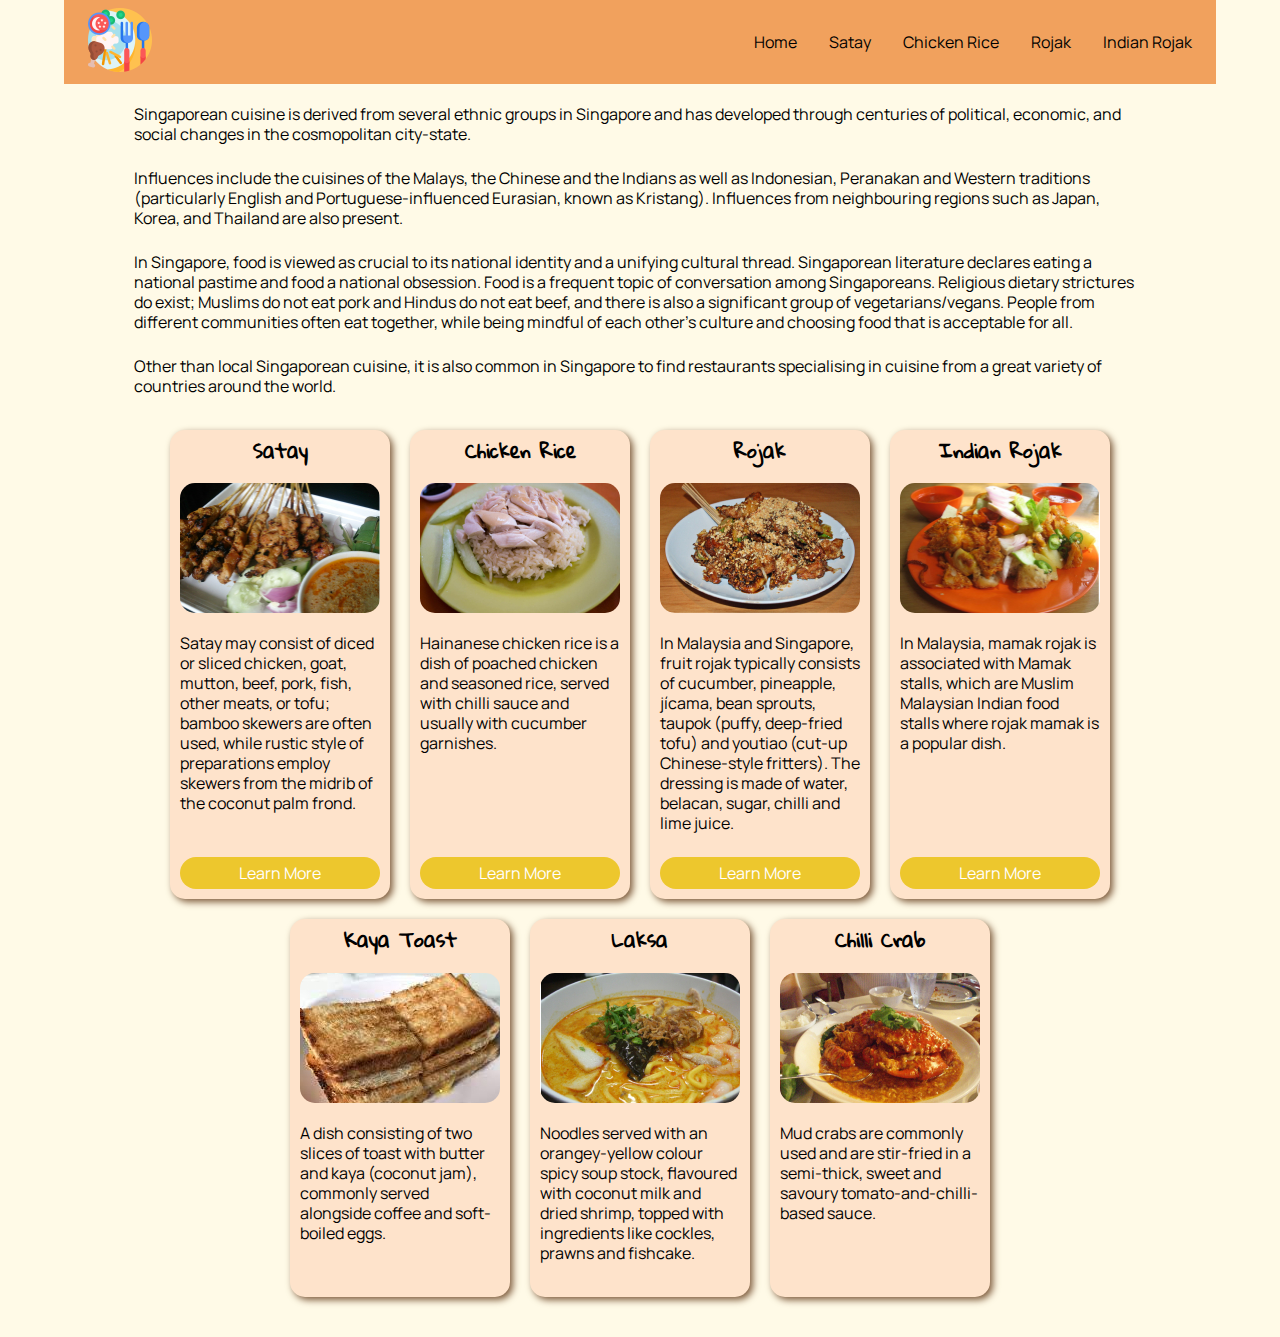
<file: index.html>
<!doctype html>
<html>
    <head>
        <title>Singapore Street Food</title>
        <link href="css/style.css" type="text/css" rel="stylesheet">
        <link rel="preconnect" href="https://fonts.googleapis.com">
        <link rel="preconnect" href="https://fonts.gstatic.com" crossorigin>
        <link href="https://fonts.googleapis.com/css2?family=Gloria+Hallelujah&family=Manrope:wght@400;500;600;700&display=swap" rel="stylesheet">
    </head>
    <body>
        <!-- 
            Source: https://en.wikipedia.org/wiki/Singaporean_cuisine
        -->
        
        <div id="wrapper">
            <nav>
                <ul>
                    <li class="logo"><img src="images/logo.png"></li>
                    <li><a href="#">Home</a></li>
                    <li><a href="food/satay.html">Satay</a></li>
                    <li><a href="food/chickenrice.html">Chicken Rice</a></li>
                    <li><a href="food/rojak/fruitrojak.html">Rojak</a></li>
                    <li><a href="food/rojak/indianrojak.html">Indian Rojak</a></li>
                </ul>
            </nav>
            <div class="description">
                <p>Singaporean cuisine is derived from several ethnic groups in Singapore and has developed through centuries of political, economic, and social changes in the cosmopolitan city-state.</p>
                <p>Influences include the cuisines of the Malays, the Chinese and the Indians as well as Indonesian, Peranakan and Western traditions (particularly English and Portuguese-influenced Eurasian, known as Kristang). Influences from neighbouring regions such as Japan, Korea, and Thailand are also present.</p>
                <p>In Singapore, food is viewed as crucial to its national identity and a unifying cultural thread. Singaporean literature declares eating a national pastime and food a national obsession. Food is a frequent topic of conversation among Singaporeans. Religious dietary strictures do exist; Muslims do not eat pork and Hindus do not eat beef, and there is also a significant group of vegetarians/vegans. People from different communities often eat together, while being mindful of each other's culture and choosing food that is acceptable for all.</p>
                <p>Other than local Singaporean cuisine, it is also common in Singapore to find restaurants specialising in cuisine from a great variety of countries around the world.</p>
            </div>
            <main class="gallery">
                <div class="card">
                    <h3>Satay</h3>
                    <img src="images/thumb_satay.jpg">
                    <p>Satay may consist of diced or sliced chicken, goat, mutton, beef, pork, fish, other meats, or tofu; bamboo skewers are often used, while rustic style of preparations employ skewers from the midrib of the coconut palm frond. </p>
                    <a class="cardLink" href="food/satay.html">Learn More</a>
                </div><!-- card -->
                
                <div class="card">
                    <h3>Chicken Rice</h3>
                    <img src="images/thumb_chickenrice.jpg">
                     <p>Hainanese chicken rice is a dish of poached chicken and seasoned rice, served with chilli sauce and usually with cucumber garnishes.</p>
                    <a class="cardLink" href="food/chickenrice.html">Learn More</a>
                </div><!-- card -->
                
                <div class="card">
                    <h3>Rojak</h3>
                    <img src="images/thumb_rojak.jpg">
                    <p>In Malaysia and Singapore, fruit rojak typically consists of cucumber, pineapple, jícama, bean sprouts, taupok (puffy, deep-fried tofu) and youtiao (cut-up Chinese-style fritters). The dressing is made of water, belacan, sugar, chilli and lime juice.</p>
                    <a class="cardLink" href="food/rojak/fruitrojak.html">Learn More</a>
                </div><!-- card -->
                
                <div class="card">
                    <h3>Indian Rojak</h3>
                    <img src="images/thumb_indianrojak.jpg">
                    <p>In Malaysia, mamak rojak is associated with Mamak stalls, which are Muslim Malaysian Indian food stalls where rojak mamak is a popular dish.</p>
                    <a class="cardLink" href="food/rojak/indianrojak.html">Learn More</a>
                </div><!-- card -->
                
                <div class="card">
                    <h3>Kaya Toast</h3>
                    <img src="images/thumb_kayatoast.jpg">
                    <p>A dish consisting of two slices of toast with butter and kaya (coconut jam), commonly served alongside coffee and soft-boiled eggs.</p>
                </div><!-- card -->
                
                <div class="card">
                    <h3>Laksa</h3>
                    <img src="images/thumb_laksa.jpg">
                     <p>Noodles served with an orangey-yellow colour spicy soup stock, flavoured with coconut milk and dried shrimp, topped with ingredients like cockles, prawns and fishcake.</p>
                </div><!-- card -->
                
                <div class="card">
                    <h3>Chilli Crab</h3>
                    <img src="images/thumb_chillicrab.jpg">
                    <p>Mud crabs are commonly used and are stir-fried in a semi-thick, sweet and savoury tomato-and-chilli-based sauce.</p>
                </div><!-- card -->


            </main>

        </div>
    </body>
</html>
</file>
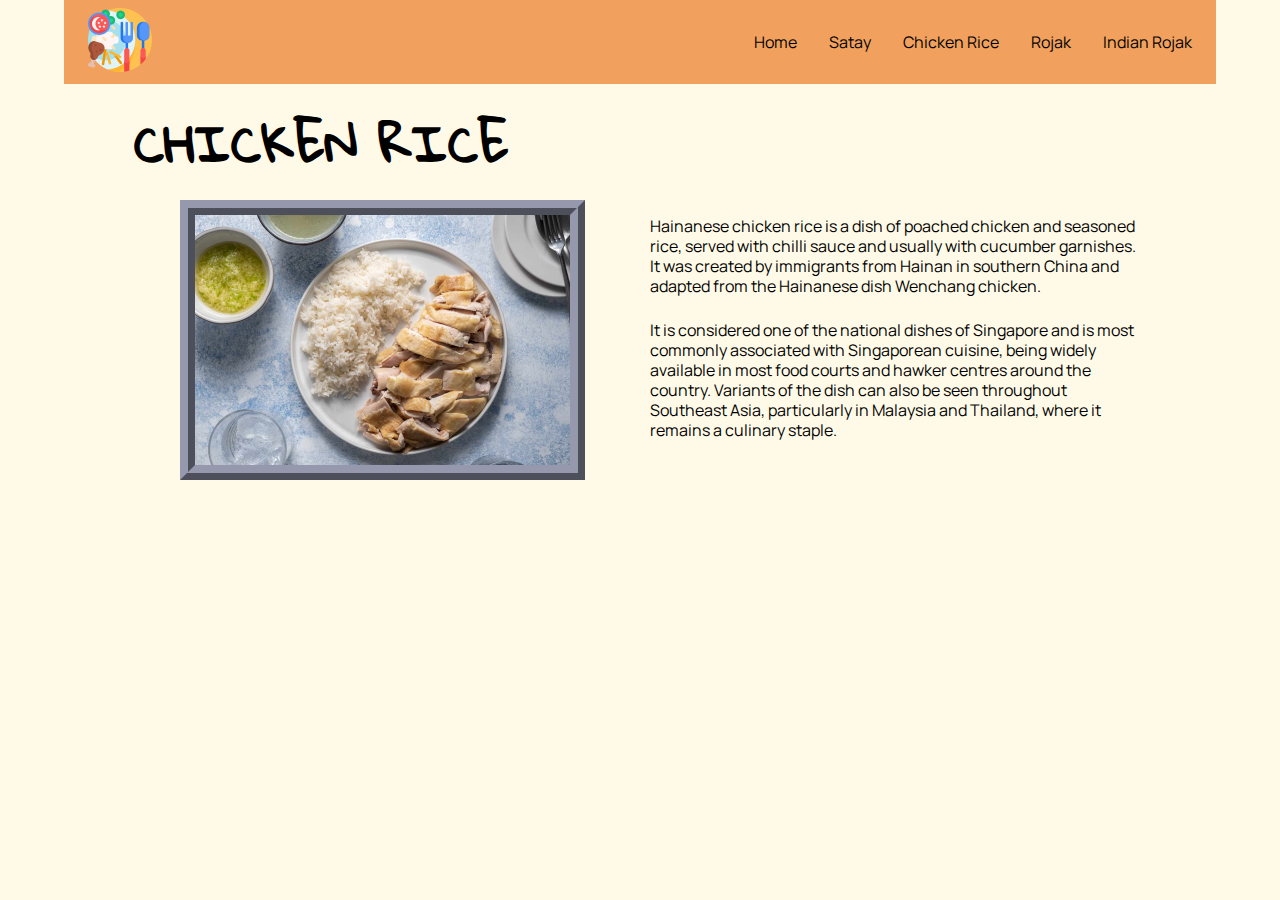
<file: food/chickenrice.html>
<!doctype html>
<html>
    <head>
        <title>Chicken Rice | Singapore Street Food</title>
        <link href="../css/style.css" type="text/css" rel="stylesheet">
        <link rel="preconnect" href="https://fonts.googleapis.com">
        <link rel="preconnect" href="https://fonts.gstatic.com" crossorigin>
        <link href="https://fonts.googleapis.com/css2?family=Gloria+Hallelujah&family=Manrope:wght@400;500;600;700&display=swap" rel="stylesheet">
    </head>
    <body>
        <!-- 
            Source: https://en.wikipedia.org/wiki/Hainanese_chicken_rice
        -->
        <div id="wrapper">
            <nav>
                <ul>
                    <li class="logo"><img src="../images/logo.png"></li>
                    <li><a href="../index.html">Home</a></li>
                    <li><a href="satay.html">Satay</a></li>
                    <li><a href="#">Chicken Rice</a></li>
                    <li><a href="rojak/fruitrojak.html">Rojak</a></li>
                    <li><a href="rojak/indianrojak.html">Indian Rojak</a></li>
                </ul>
            </nav>
            
            <div class="description">
                <h1>CHICKEN RICE</h1>
                <div class="chickDiv">
                <img src="../images/chickenrice.jpg" alt="Chicken Rice">
                <div>
                <p>Hainanese chicken rice is a dish of poached chicken and seasoned rice, served with chilli sauce and usually with cucumber garnishes. It was created by immigrants from Hainan in southern China and adapted from the Hainanese dish Wenchang chicken.</p>
                <p>It is considered one of the national dishes of Singapore and is most commonly associated with Singaporean cuisine, being widely available in most food courts and hawker centres around the country. Variants of the dish can also be seen throughout Southeast Asia, particularly in Malaysia and Thailand, where it remains a culinary staple.</p>
                </div>
            </div>
            </div>
        </div>
        
        </body>
</html>
</file>
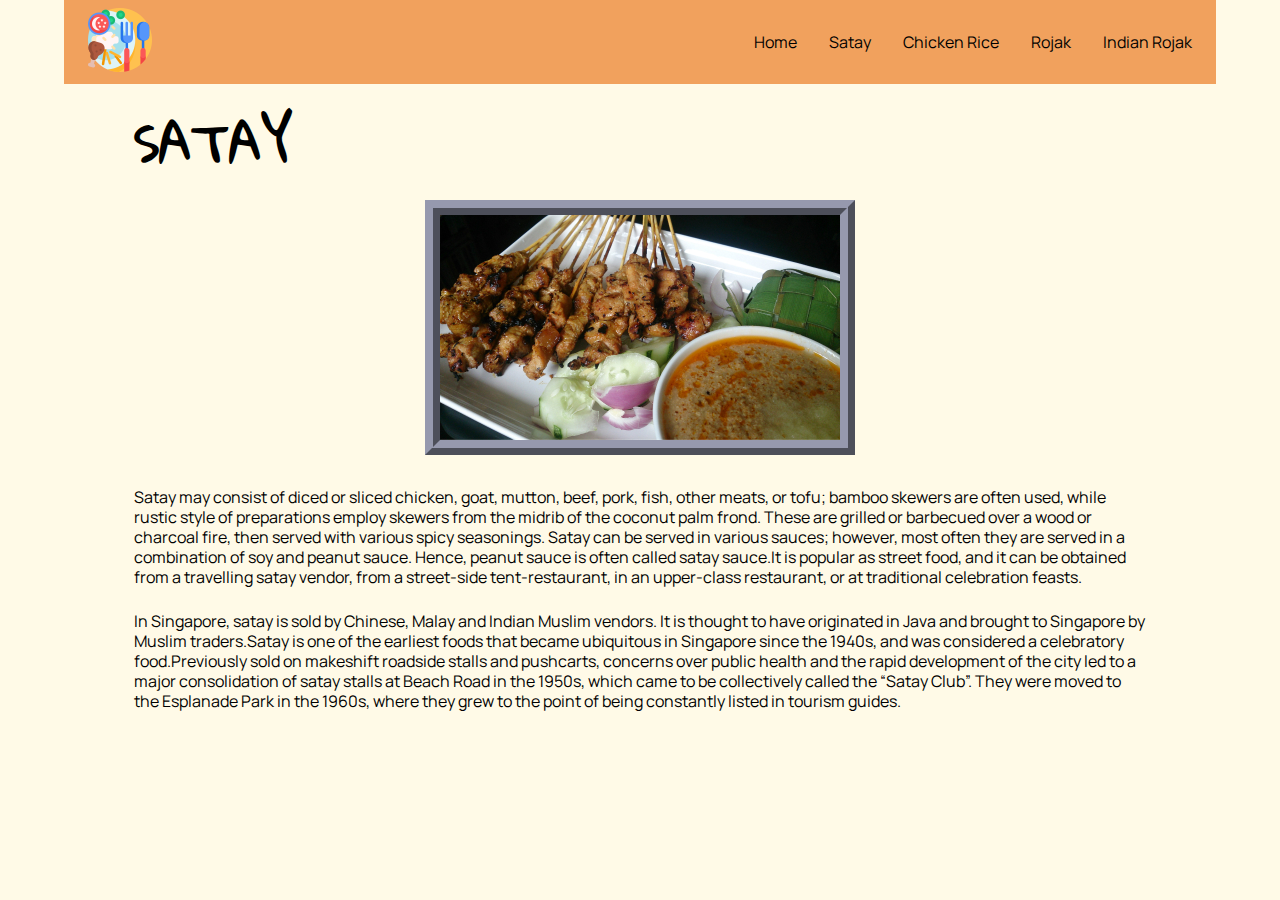
<file: food/satay.html>
<!doctype html>
<html>
    <head>
        <title>Satay | Singapore Street Food</title>
        <link href="../css/style.css" type="text/css" rel="stylesheet">
        <link rel="preconnect" href="https://fonts.googleapis.com">
        <link rel="preconnect" href="https://fonts.gstatic.com" crossorigin>
        <link href="https://fonts.googleapis.com/css2?family=Gloria+Hallelujah&family=Manrope:wght@400;500;600;700&display=swap" rel="stylesheet">
    </head>
    <body>
        <!-- 
            Source: https://en.wikipedia.org/wiki/Satay
        -->
        <div id="wrapper">
            <nav>
                <ul>
                    <li class="logo"><img src="../images/logo.png"></li>
                    <li><a href="../index.html">Home</a></li>
                    <li><a href="#">Satay</a></li>
                    <li><a href="chickenrice.html">Chicken Rice</a></li>
                    <li><a href="rojak/fruitrojak.html">Rojak</a></li>
                    <li><a href="rojak/indianrojak.html">Indian Rojak</a></li>
                </ul>
            </nav>
            
            <div class="description">
            <h1>SATAY</h1>
            <img class="satPhoto" src="../images/satay_plate.jpg" alt="Satay">
            <p>Satay may consist of diced or sliced chicken, goat, mutton, beef, pork, fish, other meats, or tofu; bamboo skewers are often used, while rustic style of preparations employ skewers from the midrib of the coconut palm frond. These are grilled or barbecued over a wood or charcoal fire, then served with various spicy seasonings. Satay can be served in various sauces; however, most often they are served in a combination of soy and peanut sauce. Hence, peanut sauce is often called satay sauce.It is popular as street food, and it can be obtained from a travelling satay vendor, from a street-side tent-restaurant, in an upper-class restaurant, or at traditional celebration feasts.</p>
            <p>In Singapore, satay is sold by Chinese, Malay and Indian Muslim vendors. It is thought to have originated in Java and brought to Singapore by Muslim traders.Satay is one of the earliest foods that became ubiquitous in Singapore since the 1940s, and was considered a celebratory food.Previously sold on makeshift roadside stalls and pushcarts, concerns over public health and the rapid development of the city led to a major consolidation of satay stalls at Beach Road in the 1950s, which came to be collectively called the &ldquo;Satay Club&rdquo;. They were moved to the Esplanade Park in the 1960s, where they grew to the point of being constantly listed in tourism guides.</p>            
            </div>
        </div>
    </body>
</html>
</file>
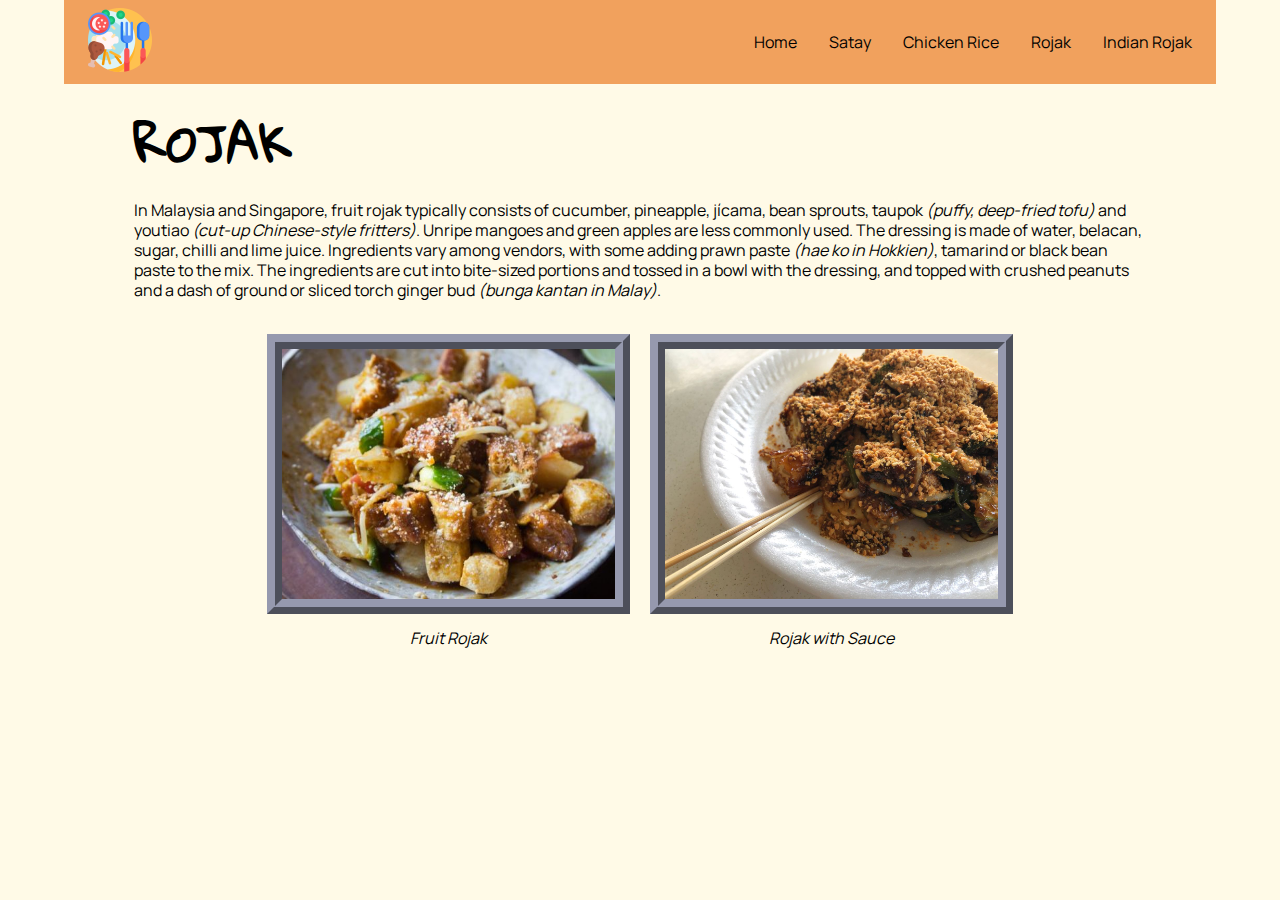
<file: food/rojak/fruitrojak.html>
<!doctype html>
<html>
    <head>
        <title>Rojak | Singapore Street Food</title>
        <link href="../../css/style.css" type="text/css" rel="stylesheet">
        <link rel="preconnect" href="https://fonts.googleapis.com">
        <link rel="preconnect" href="https://fonts.gstatic.com" crossorigin>
        <link href="https://fonts.googleapis.com/css2?family=Gloria+Hallelujah&family=Manrope:wght@400;500;600;700&display=swap" rel="stylesheet">
    </head>
    <body>
        <!-- 
            Source: https://en.wikipedia.org/wiki/Rojak#Malaysian_and_Singaporean_rojak
        -->
        <div id="wrapper">
            <nav>
                <ul>
                    <li class="logo"><img src="../../images/logo.png"></li>
                    <li><a href="../../index.html">Home</a></li>
                    <li><a href="../satay.html">Satay</a></li>
                    <li><a href="../chickenrice.html">Chicken Rice</a></li>
                    <li><a href="#">Rojak</a></li>
                    <li><a href="indianrojak.html">Indian Rojak</a></li>
                </ul>
            </nav>
            <div class="description">
            <h1>ROJAK</h1>
            <p>In Malaysia and Singapore, fruit rojak typically consists of cucumber, pineapple, jícama, bean sprouts, taupok <em>(puffy, deep-fried tofu)</em> and youtiao <em>(cut-up Chinese-style fritters)</em>. Unripe mangoes and green apples are less commonly used. The dressing is made of water, belacan, sugar, chilli and lime juice. Ingredients vary among vendors, with some adding prawn paste <em>(hae ko in Hokkien)</em>, tamarind or black bean paste to the mix. The ingredients are cut into bite-sized portions and tossed in a bowl with the dressing, and topped with crushed peanuts and a dash of ground or sliced torch ginger bud <em>(bunga kantan in Malay)</em>.</p>
            <div class="rojDiv">
            <figure>
                <img src="../../images/rojak1.jpg" alt="Rojak">
                <figcaption>Fruit Rojak</figcaption>
            </figure>
            <figure>
                <img src="../../images/rojak2.jpg" alt="Rojak">
                <figcaption>Rojak with Sauce</figcaption>
            </figure>
            </div>
        </div>
        </div>
    </body>
</html>
</file>
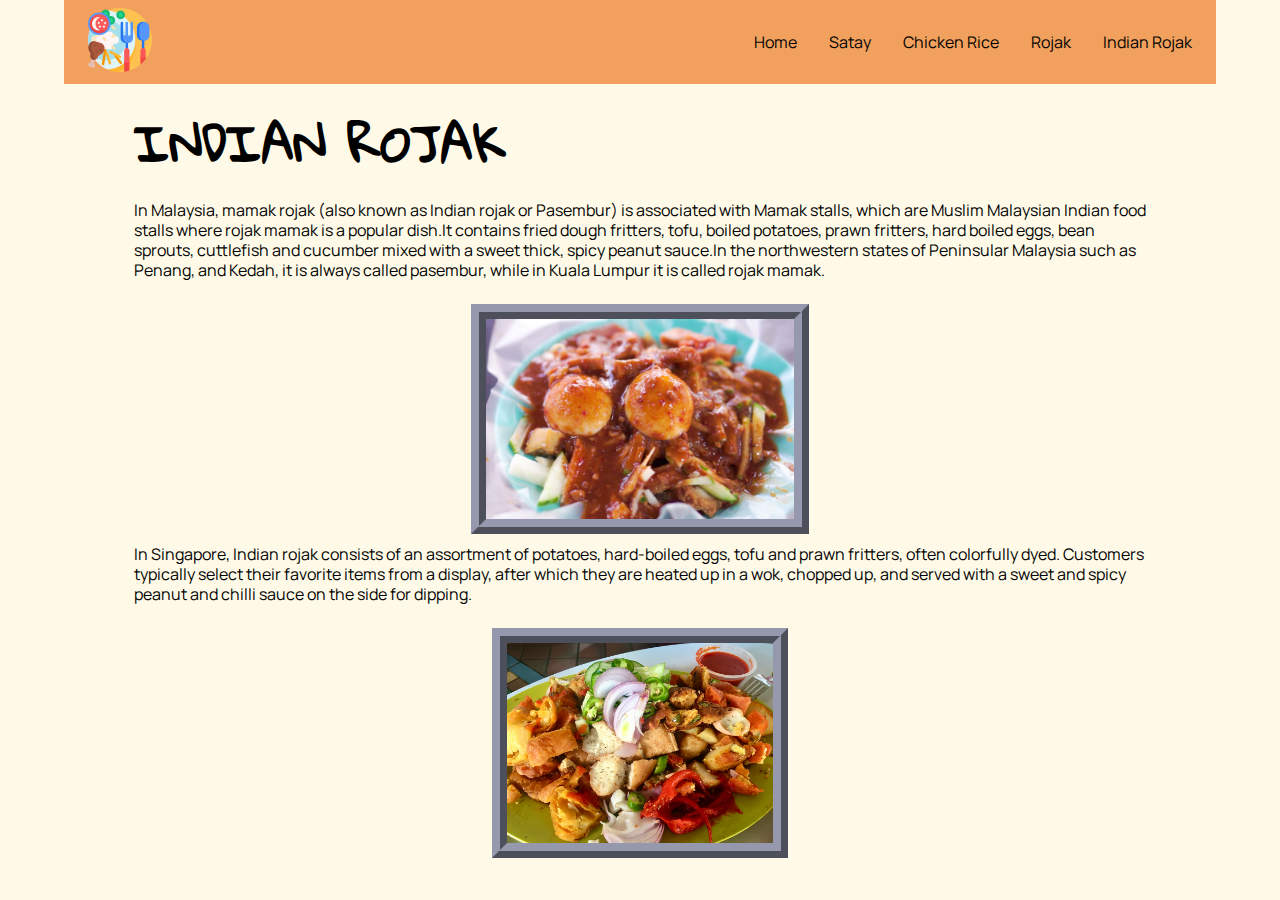
<file: food/rojak/indianrojak.html>
<!doctype html>
<html>
    <head>
        <title>Indian Rojak | Singapore Street Food</title>
        <link href="../../css/style.css" type="text/css" rel="stylesheet">
        <link rel="preconnect" href="https://fonts.googleapis.com">
        <link rel="preconnect" href="https://fonts.gstatic.com" crossorigin>
        <link href="https://fonts.googleapis.com/css2?family=Gloria+Hallelujah&family=Manrope:wght@400;500;600;700&display=swap" rel="stylesheet">
    </head>
    <body>
        <!-- 
            Source: https://en.wikipedia.org/wiki/Rojak#Malaysian_and_Singaporean_rojak
        -->
        <div id="wrapper">
            <nav>
                <ul>
                    <li class="logo"><img src="../../images/logo.png"></li>
                    <li><a href="../../index.html">Home</a></li>
                    <li><a href="../satay.html">Satay</a></li>
                    <li><a href="../chickenrice.html">Chicken Rice</a></li>
                    <li><a href="fruitrojak.html">Rojak</a></li>
                    <li><a href="#">Indian Rojak</a></li>
                </ul>
            </nav>
            <div class="description">
            <h1>INDIAN ROJAK</h1>
                <p>In Malaysia, mamak rojak (also known as Indian rojak or Pasembur) is associated with Mamak stalls, which are Muslim Malaysian Indian food stalls where rojak mamak is a popular dish.It contains fried dough fritters, tofu, boiled potatoes, prawn fritters, hard boiled eggs, bean sprouts, cuttlefish and cucumber mixed with a sweet thick, spicy peanut sauce.In the northwestern states of Peninsular Malaysia such as Penang, and Kedah, it is always called pasembur, while in Kuala Lumpur it is called rojak mamak.</p>
                <img class="indPhoto" src="../../images/mamakrojak.jpg" alt="Mamak Rojak">
                <p>In Singapore, Indian rojak consists of an assortment of potatoes, hard-boiled eggs, tofu and prawn fritters, often colorfully dyed. Customers typically select their favorite items from a display, after which they are heated up in a wok, chopped up, and served with a sweet and spicy peanut and chilli sauce on the side for dipping.</p>
                <img class="indPhoto" src="../../images/indianrojak.jpg" alt="Indian Rojak">
            </div>
        </div>
        </body>
</html>
</file>
<file: css/style.css>
* {
    margin: 0;
    padding: 0;
}

body {
    font-family: "manrope", sans-serif;
    font-size: 1em;
    line-height: 1.25em;
    background-color: #fffae7;
}

p {
    margin-bottom: 1.5em;
}

h1 {
    font-family: 'Gloria Hallelujah', cursive;
    font-size: 3em;
    margin: 1em 0;
}

h3 {
    margin-bottom: 1.25em;
    font-family: 'Gloria Hallelujah', cursive;
}

#wrapper {
    width: 90vw;
    margin: 0 auto;
}

.card {
    width: 200px;
    margin: 10px;
    padding: 10px;
    background-color: #fee3cb;
    border-radius: 15px;
    box-shadow: 3px 3px 7px #7f5c3d;
}

.card img {
    display: block;
    margin-bottom: 20px;
    border-radius: 15px;
}

.card h3 {
    text-align: center;
}

.card a {
    display: block;
    padding: 6px;
    text-align: center;
    background-color: #EDC72D;
    text-decoration: none;
    color: #fff;
    border-radius: 30px;
    font-family: "manrope", sans-serif;
}

nav {
    background-color: #F1A15D;
}

nav ul {
    display: flex;
    list-style: none;
    padding: .5em;
    align-items: center;
    font-family: "manrope", sans-serif;
}

nav ul li {
    margin: 0 1em;
}

nav a:link {
    text-decoration: none;
    color: #000;
}

nav a:hover {
    padding: 1em 0.25em;
    background-color: #EDC13C;
}

nav a:visited {
    color: #000;
}

li.logo {
    margin-right: auto;
}

.description {
    margin: 20px 70px;
}

main.gallery {
    display: flex;
    flex-flow: row wrap;
    align-items: stretch;
    justify-content: center;
    margin-bottom: 30px;
}

div.card {
    display: flex;
    flex-flow: column wrap;
}

div.card a {
    margin-top: auto;
}

.satPhoto {
    border: 4mm ridge #9699ae;
    display: block;
    margin: 0 auto 2em auto;
}

.chickDiv {
    display: grid;
    grid-template-columns: 1fr 1fr;
    grid-gap: 20px; 
    align-items: center;
}

.chickDiv img {
    height: 250px;
    max-width: 100%;
    border: 4mm ridge #9699ae;
    justify-self: center;
}

.rojDiv {
    display: flex;
    flex-wrap: wrap;
    justify-content: center;
}

.rojDiv figure img {
    height: 250px;
    flex: 1;
    margin: 10px;
    border: 4mm ridge #9699ae;
}

.rojDiv figure figcaption {
    text-align: center;
    font-style: italic;
}

.indPhoto {
    height: 200px;
    border: 4mm ridge #9699ae;
    text-align: center;
    display: block;
    margin: 0 auto 10px auto;
}
</file>
